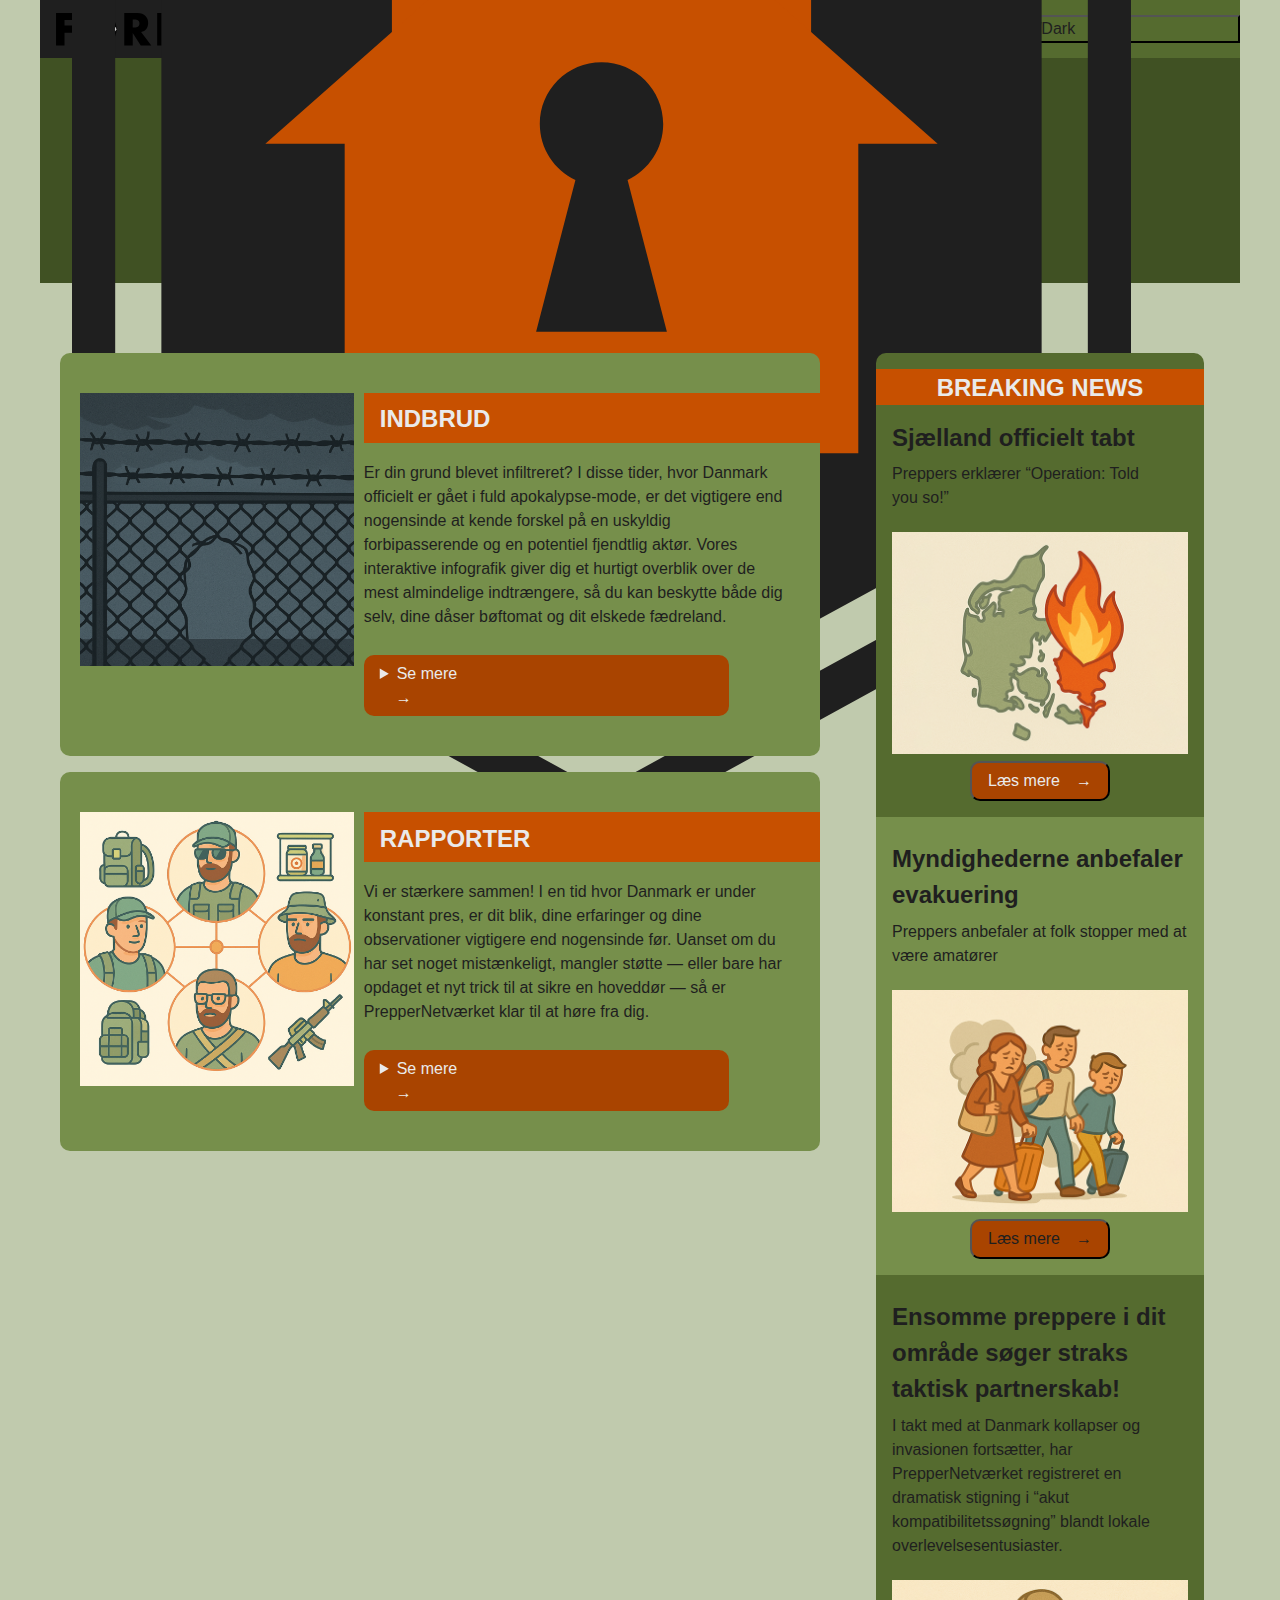
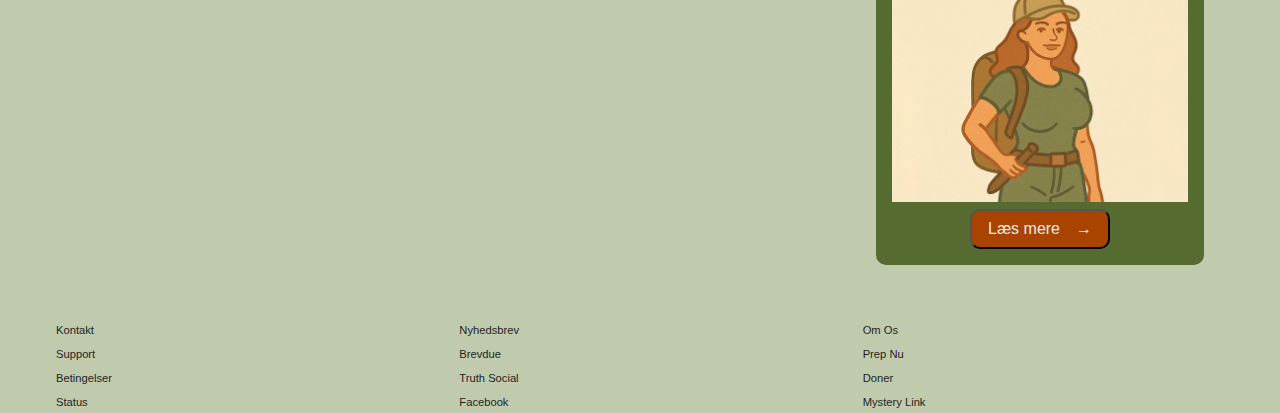
<file: index.html>
<!DOCTYPE html>
<html lang="en">
  <head>
    <meta charset="UTF-8" />
    <meta http-equiv="X-UA-Compatible" content="IE=edge" />
    <meta name="viewport" content="width=device-width, initial-scale=1.0" />
    <link rel="stylesheet" href="css/reset.css" />
    <link rel="stylesheet" href="css/custom.css" />
    <link rel="stylesheet" href="css/fonts.css" />
    <link rel="stylesheet" href="css/general.css" />
    <link rel="stylesheet" href="css/layout.css" />
    <link rel="stylesheet" href="css/burger.css" />
    <link rel="stylesheet" href="css/cards.css" />
    <link
      rel="apple-touch-icon"
      sizes="180x180"
      href="favicon/ForDeForberedte_Favicon-180x180.png"
    />
    <link
      rel="icon"
      type="image/png"
      sizes="32x32"
      href="favicon/ForDeForberedte_Favicon-32x32.png"
    />
    <link
      rel="icon"
      type="image/png"
      sizes="16x16"
      href="favicon/ForDeForberedte_Favicon-16x16.png"
    />
    <title>Emergency Site</title>
  </head>
  <body id="frontpage">
    <header>
      <nav>
        <div id="logotype-wrapper" class="logo">
          <a href="index.html">
            <svg
              id="FORBEREDTE"
              xmlns="http://www.w3.org/2000/svg"
              viewBox="0 0 1391.59 159.2"
            >
              <defs>
                <style>
                  .cls-1 {
                    fill: #fff;
                  }
                </style>
              </defs>
              <g id="TYPO">
                <path
                  d="M86.4,37.4h-47.2v25.2h43v33.2h-43v59.2H0V4.2h86.4v33.2Z"
                />
                <path
                  d="M113.8,79.6c0-11.2,2.07-21.63,6.2-31.3,4.13-9.67,9.87-18.1,17.2-25.3,7.33-7.2,16.1-12.83,26.3-16.9,10.2-4.07,21.43-6.1,33.7-6.1s23.33,2.03,33.6,6.1c10.27,4.07,19.1,9.7,26.5,16.9s13.17,15.63,17.3,25.3c4.13,9.67,6.2,20.1,6.2,31.3s-2.07,21.63-6.2,31.3c-4.13,9.67-9.9,18.1-17.3,25.3s-16.23,12.83-26.5,16.9c-10.27,4.07-21.47,6.1-33.6,6.1s-23.5-2.03-33.7-6.1c-10.2-4.07-18.97-9.7-26.3-16.9-7.33-7.2-13.07-15.63-17.2-25.3-4.13-9.67-6.2-20.1-6.2-31.3Z"
                />
                <path
                  d="M442,155h-48.8l-37.4-58v58h-39.2V4.2h61c8.4,0,15.73,1.23,22,3.7,6.27,2.47,11.43,5.83,15.5,10.1,4.07,4.27,7.13,9.2,9.2,14.8,2.07,5.6,3.1,11.6,3.1,18,0,11.47-2.77,20.77-8.3,27.9-5.53,7.13-13.7,11.97-24.5,14.5l47.4,61.8ZM355.8,71.6h7.4c7.73,0,13.67-1.6,17.8-4.8,4.13-3.2,6.2-7.8,6.2-13.8s-2.07-10.6-6.2-13.8c-4.13-3.2-10.07-4.8-17.8-4.8h-7.4v37.2Z"
                />
                <path
                  d="M469.4,4.2h58.4c13.87,0,24.4,3.33,31.6,10,7.2,6.67,10.8,16.27,10.8,28.8,0,7.6-1.37,13.9-4.1,18.9-2.73,5-6.9,9.23-12.5,12.7,5.6,1.07,10.37,2.7,14.3,4.9,3.93,2.2,7.13,4.9,9.6,8.1,2.47,3.2,4.23,6.8,5.3,10.8,1.07,4,1.6,8.27,1.6,12.8,0,7.07-1.23,13.33-3.7,18.8-2.47,5.47-5.93,10.07-10.4,13.8-4.47,3.73-9.9,6.53-16.3,8.4-6.4,1.87-13.6,2.8-21.6,2.8h-63V4.2ZM508.6,63.4h7.2c12.27,0,18.4-4.87,18.4-14.6s-6.13-14.6-18.4-14.6h-7.2v29.2ZM508.6,124.6h8.6c9.87,0,16.93-1.27,21.2-3.8,4.27-2.53,6.4-6.6,6.4-12.2s-2.13-9.67-6.4-12.2c-4.27-2.53-11.33-3.8-21.2-3.8h-8.6v32Z"
                />
                <path
                  d="M704.6,37.4h-46.6v25.2h44v33.2h-44v26h46.6v33.2h-85.8V4.2h85.8v33.2Z"
                />
                <path
                  d="M869.19,155h-48.8l-37.4-58v58h-39.2V4.2h61c8.4,0,15.73,1.23,22,3.7,6.27,2.47,11.43,5.83,15.5,10.1,4.07,4.27,7.13,9.2,9.2,14.8,2.06,5.6,3.1,11.6,3.1,18,0,11.47-2.77,20.77-8.3,27.9-5.53,7.13-13.7,11.97-24.5,14.5l47.4,61.8ZM782.99,71.6h7.4c7.73,0,13.67-1.6,17.8-4.8,4.13-3.2,6.2-7.8,6.2-13.8s-2.07-10.6-6.2-13.8c-4.13-3.2-10.07-4.8-17.8-4.8h-7.4v37.2Z"
                />
                <path
                  d="M982.39,37.4h-46.6v25.2h44v33.2h-44v26h46.6v33.2h-85.8V4.2h85.8v33.2Z"
                />
                <path
                  d="M1021.59,4.2h58c10.27,0,19.9,2.07,28.9,6.2,9,4.13,16.87,9.63,23.6,16.5,6.73,6.87,12.03,14.87,15.9,24,3.87,9.13,5.8,18.7,5.8,28.7s-1.9,19.37-5.7,28.5c-3.8,9.13-9.07,17.17-15.8,24.1-6.73,6.93-14.6,12.47-23.6,16.6-9,4.13-18.7,6.2-29.1,6.2h-58V4.2ZM1060.79,121.8h9c6.8,0,12.87-1.07,18.2-3.2,5.33-2.13,9.83-5.07,13.5-8.8,3.66-3.73,6.46-8.17,8.4-13.3,1.93-5.13,2.9-10.77,2.9-16.9s-1-11.6-3-16.8-4.83-9.67-8.5-13.4c-3.67-3.73-8.17-6.67-13.5-8.8-5.33-2.13-11.33-3.2-18-3.2h-9v84.4Z"
                />
                <path
                  d="M1245.19,37.4v117.6h-39.2V37.4h-32.2V4.2h103.6v33.2h-32.2Z"
                />
                <path
                  d="M1391.59,37.4h-46.6v25.2h44v33.2h-44v26h46.6v33.2h-85.8V4.2h85.8v33.2Z"
                />
              </g>
              <path
                id="OJEFARVE"
                class="cls-1"
                d="M280.82,79.54c-11.87,22.37-44.77,38.46-83.5,38.46s-71.63-16.09-83.5-38.46c11.88-22.37,44.78-38.45,83.5-38.45s71.62,16.08,83.5,38.45Z"
              />
              <circle cx="234.57" cy="74.54" r="31.49" />
            </svg>
          </a>
        </div>
        <ul class="menu">
          <li><a class="menuItem" href="instruction.html">Indbrud </a></li>
          <li><a class="menuItem" href="register.html">Rapporter</a></li>
        </ul>
        <button class="menuItem" id="scheme-toggle">Light/Dark</button>
        <button class="burger">
          <span class="line"></span>
          <span class="line"></span>
          <span class="line"></span>
        </button>
      </nav>
    </header>
    <section id="main-disclamer">
      <div id="main-disclamer-content">
        <img id="forside_ikon" src="svg/forside_ikon.svg" alt="ICON" />
        <div>
          <h1>DANMARK ER UNDER INVASION</h1>
          <p class="sub">
            Og vi så den komme! Alt info du skal bruge som prepper, for at
            forblive forberedt.
          </p>
        </div>
      </div>
    </section>
    <main>
      <section id="daily">
        <article class="daily_card">
          <img
            class="img-teaser"
            src="img/indbrud_ai.png"
            alt="Illustration af hul i hegn"
          />
          <div class="daily_text">
            <h2>INDBRUD</h2>
            <p>
              Er din grund blevet infiltreret? I disse tider, hvor Danmark
              officielt er gået i fuld apokalypse-mode, er det vigtigere end
              nogensinde at kende forskel på en uskyldig forbipasserende og en
              potentiel fjendtlig aktør. Vores interaktive infografik giver dig
              et hurtigt overblik over de mest almindelige indtrængere, så du
              kan beskytte både dig selv, dine dåser bøftomat og dit elskede
              fædreland.
            </p>
            <details class="cta_btn">
              <summary>Se mere</summary>
              <div>
                <p>
                  Bag hver silhuet gemmer sig værdifuld efterretningsinformation
                  — fra den klassiske nysgerrige nabo til uniformerede soldater,
                  der absolut ikke kom for at komplementere dit hegn. Brug
                  infografikken til at analysere trusselsniveauer, styrke dine
                  hjemmeforsvarsstrategier og minde dine omgivelser om, at du
                  selvfølgelig altid har været forberedt.
                </p>
                <a class="accordion-link" href="instruction.html">Lær mere</a>
              </div>
            </details>
          </div>
        </article>
        <article class="daily_card">
          <img class="img-teaser" src="img/network_ai.png" alt="teaser_img" />
          <div class="daily_text">
            <h2>RAPPORTER</h2>
            <p>
              Vi er stærkere sammen! I en tid hvor Danmark er under konstant
              pres, er dit blik, dine erfaringer og dine observationer vigtigere
              end nogensinde før. Uanset om du har set noget mistænkeligt,
              mangler støtte — eller bare har opdaget et nyt trick til at sikre
              en hoveddør — så er PrepperNetværket klar til at høre fra dig.
            </p>
            <details class="cta_btn">
              <summary>Se mere</summary>
              <div>
                <p>
                  Vores rapporteringsformular er skabt til alt fra indbrud og
                  underlige skygger i indkørslen til direkte fjendekontakt og…
                  romantiske nødsituationer. Ingen detalje er for lille, ingen
                  hændelse for mærkelig. Del dine observationer, styrk
                  fællesskabet, og hjælp os alle med at holde civilisationens
                  sidste rest kørende — én indsendelse ad gangen.
                </p>
                <a class="accordion-link" href="register.html">Indberet nu</a>
              </div>
            </details>
          </div>
        </article>
      </section>
      <section id="breaking">
        <article class="news_card">
          <h3 class="text-inverse">Sjælland officielt tabt</h3>
          <p class="text-inverse">
            Preppers erklærer “Operation: Told you so!”
          </p>
          <img
            class="img-news"
            src="img/sjællandtabt_ai.png"
            alt="Illustration af Sjælland, som brænder"
          />
          <button class="cta_btn" popovertarget="pop1">Læs mere</button>
          <div popover id="pop1">
            <h4>
              Sjælland officielt tabt - Preppers erklærer “Operation: Told you
              so!”
            </h4>
            <img
              class="img-popup"
              src="img/sjællandtabt_ai.png"
              alt="Illustration af Sjælland, som brænder"
            />
            <p>
              Efter nattens massive angreb er store dele af Sjælland nu
              officielt klassificeret som zone rød-mørkerød. Myndighederne beder
              befolkningen om at søge mod beskyttelsesrum — hvilket preppers
              mener er “sødt, men for sent”.
            </p>
            <p>
              “Altså, vi prøvede jo at advare jer,” lyder det fra Commander
              Bison (tidl. Brian fra Holbæk), der nu leder en improviseret
              milits fra en kælder fyldt med frysetørret chili con carne.
            </p>
            <p>Operation “Jeg Sagde Det!” består primært af:</p>
            <ul>
              <li>triumferende håndbevægelser</li>
              <li>passiv-aggressive blikke</li>
              <li>og en national genopblomstring i salget af walkie-talkies</li>
            </ul>
          </div>
        </article>

        <article class="news_card">
          <h3>Myndighederne anbefaler evakuering</h3>
          <p>Preppers anbefaler at folk stopper med at være amatører</p>
          <img
            class="img-news"
            src="img/evakuering_ai.png"
            alt="Illustration af evakuerende familie"
          />
          <button class="cta_btn" popovertarget="pop2">Læs mere</button>
          <div popover id="pop2">
            <h4>
              Myndighederne anbefaler evakuering - Preppers anbefaler at folk
              stopper med at være amatører
            </h4>
            <img
              class="img-popup"
              src="img/evakuering_ai.png"
              alt="Illustration af evakuerende familie"
            />
            <p>
              Regeringen har udstedt en landsdækkende anbefaling om øjeblikkelig
              evakuering af udsatte områder.
            </p>
            <p>Preppers svarer igen med en mere “praktisk” udmelding:</p>
            <blockquote>
              “Hvis man ikke engang kan tænde et bål i silende regn, så
              fortjener man faktisk at blive evakueret,”
            </blockquote>
            <p>
              udtaler talsmand Ulven81 mens han polerer sin hjemmebyggede
              armbryst.
            </p>
            <p>Befolkningen reagerer forskelligt:</p>
            <ul>
              <li>Nogle forsøger at fylde bilen med værdigenstande</li>
              <li>
                Andre kører til Bauhaus for at købe “det der presenning-noget”
              </li>
              <li>
                Preppers streamer det hele live som “fjolsernes flugt” via
                solcelledrevet nødrouter
              </li>
            </ul>
          </div>
        </article>

        <article class="news_card">
          <h3 class="text-inverse">
            Ensomme preppere i dit område søger straks taktisk partnerskab!
          </h3>
          <p class="text-inverse">
            I takt med at Danmark kollapser og invasionen fortsætter, har
            PrepperNetværket registreret en dramatisk stigning i “akut
            kompatibilitetssøgning” blandt lokale overlevelsesentusiaster.
          </p>
          <img
            class="img-news"
            src="img/prepper_singler_ai.png"
            alt="Illustration af kvindelig prepper"
          />
          <button class="cta_btn" popovertarget="pop3">Læs mere</button>
          <div popover id="pop3">
            <h4>
              Ensomme preppere i dit område søger straks taktisk partnerskab!
            </h4>
            <img
              class="img-popup"
              src="img/prepper_singler_ai.png"
              alt="Illustration af kvindelig prepper"
            />
            <p>
              Ifølge den nyoprettede tjeneste “HOTTE PREPPERE NÆR DIG™” er der
              lige nu flere match, end systemet kan håndtere.
            </p>
            <p>Eksempler på nye profiler:</p>
            <ul>
              <li>
                “LoneWolf_47” – Har egen bunker, 14 års nødforsyninger og mild
                kontrol-issues. Søger partner der kan håndtere tunge sække ris
                og let kritik.
              </li>
              <li>
                “TacticalTeddy” – Søger kvinde der elsker romantiske
                patruljeture og kan bære minimum 20 kg i sprint.
              </li>
              <li>
                “BergenBabe” – Lover at dele sine vandrensningstabletter, hvis
                kemien er god.
              </li>
              <p>
                Netværket advarer dog om, at enkelte profiler kan være “yderst
                desperate”:
              </p>
              <blockquote>
                “Vær opmærksom på tegn som overdreven brug af lasersigte, lange
                monologer om vandfiltrering og profiler, der lokker med ’gratis
                dåsefrugt ved første date’,” lyder den officielle udmelding.
              </blockquote>
              <p>
                Tjenesten rapporterer allerede sin første succes: “Vi forbinder
                mennesker — helst med kabelbindere, hvis de ønsker det,” udtaler
                systemadministrator LoveRecon3000.
              </p>
            </ul>
          </div>
        </article>
      </section>
    </main>

    <footer>
      <nav class="some">
        <ul>
          <li>
            <a href="https://www.youtube.com/watch?v=dQw4w9WgXcQ">Kontakt</a>
          </li>
          <li>
            <a href="https://www.youtube.com/watch?v=dQw4w9WgXcQ">Support</a>
          </li>
          <li>
            <a href="https://www.youtube.com/watch?v=dQw4w9WgXcQ"
              >Betingelser</a
            >
          </li>
          <li>
            <a href="https://www.youtube.com/watch?v=dQw4w9WgXcQ">Status</a>
          </li>
        </ul>
      </nav>
      <nav class="another">
        <ul>
          <li>
            <a href="https://www.youtube.com/watch?v=dQw4w9WgXcQ">Nyhedsbrev</a>
          </li>
          <li>
            <a href="https://www.youtube.com/watch?v=dQw4w9WgXcQ">Brevdue</a>
          </li>
          <li>
            <a href="https://www.youtube.com/watch?v=dQw4w9WgXcQ"
              >Truth Social</a
            >
          </li>
          <li>
            <a href="https://www.youtube.com/watch?v=dQw4w9WgXcQ">Facebook</a>
          </li>
        </ul>
      </nav>
      <nav class="yetanother">
        <ul>
          <li>
            <a href="https://www.youtube.com/watch?v=dQw4w9WgXcQ">Om Os</a>
          </li>
          <li>
            <a href="https://www.youtube.com/watch?v=dQw4w9WgXcQ">Prep Nu</a>
          </li>
          <li>
            <a href="https://www.youtube.com/watch?v=dQw4w9WgXcQ">Doner</a>
          </li>
          <li>
            <a href="https://www.youtube.com/watch?v=dQw4w9WgXcQ"
              >Mystery Link</a
            >
          </li>
        </ul>
      </nav>
    </footer>
    <script src="js/burger.js"></script>
    <script src="js/scheme.js"></script>
    <!-- <script src="js/main.js"></script> -->
  </body>
</html>
</file>
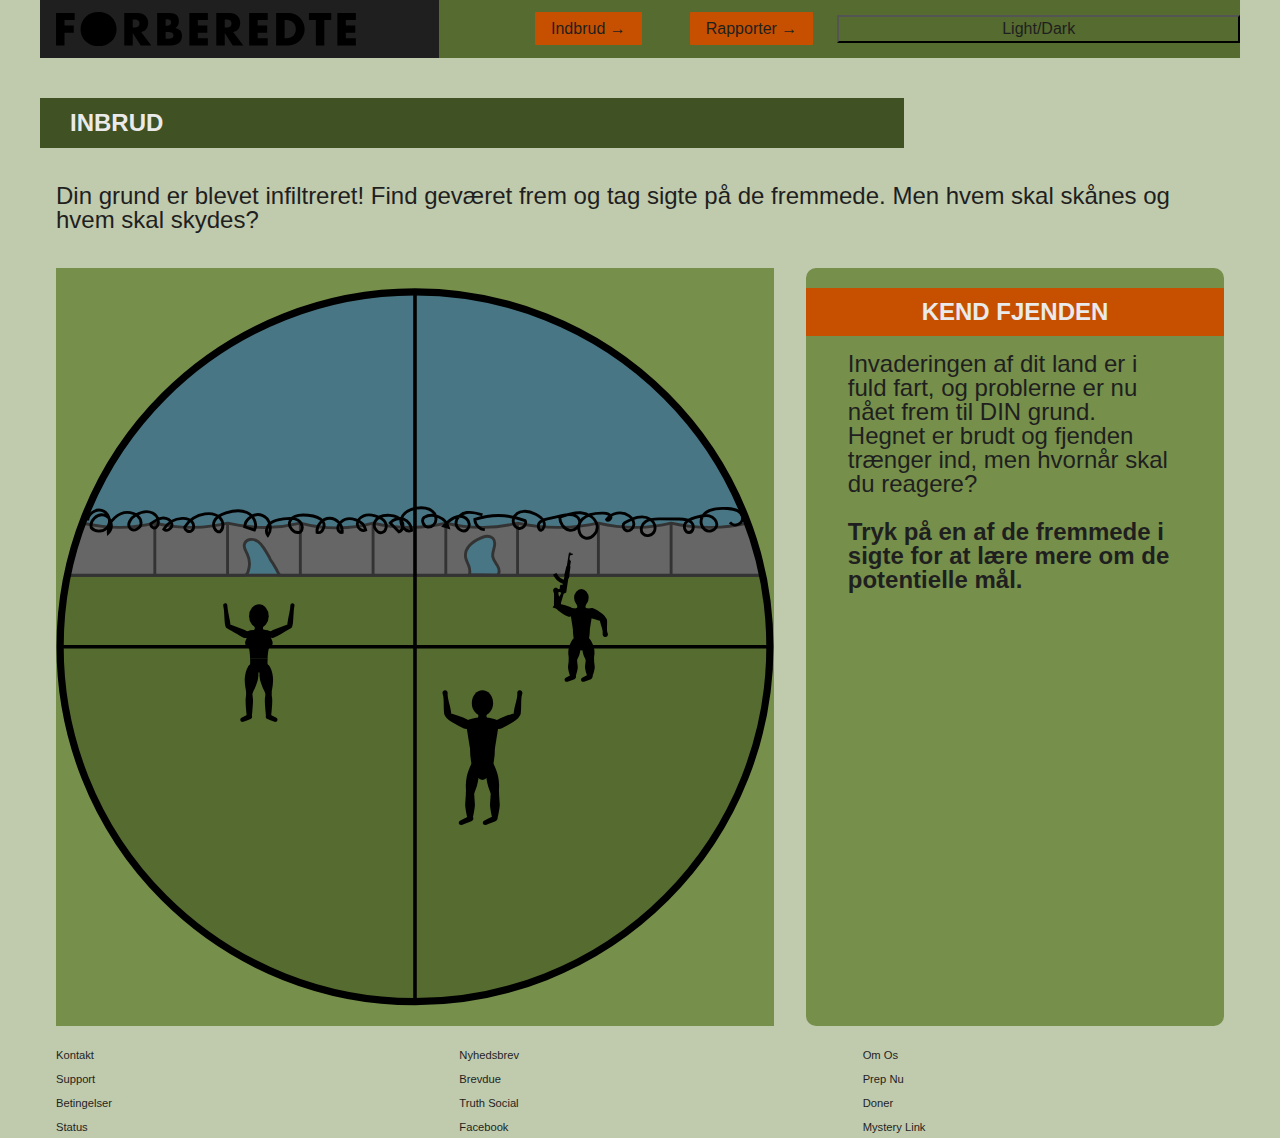
<file: instruction.html>
<!DOCTYPE html>
<html lang="en">
  <head>
    <meta charset="UTF-8" />
    <meta http-equiv="X-UA-Compatible" content="IE=edge" />
    <meta name="viewport" content="width=device-width, initial-scale=1.0" />
    <link rel="stylesheet" href="css/reset.css" />
    <link rel="stylesheet" href="css/custom.css" />
    <link rel="stylesheet" href="css/fonts.css" />
    <link rel="stylesheet" href="css/general.css" />
    <link rel="stylesheet" href="css/layout.css" />
    <link rel="stylesheet" href="css/burger.css" />
    <link rel="stylesheet" href="css/cards.css" />
    <link rel="stylesheet" href="css/infographic.css" />
    <link
      rel="apple-touch-icon"
      sizes="180x180"
      href="favicon/ForDeForberedte_Favicon-180x180.png"
    />
    <link
      rel="icon"
      type="image/png"
      sizes="32x32"
      href="favicon/ForDeForberedte_Favicon-32x32.png"
    />
    <link
      rel="icon"
      type="image/png"
      sizes="16x16"
      href="favicon/ForDeForberedte_Favicon-16x16.png"
    />
    <title>Emergency Site</title>
  </head>
  <body id="instruction">
    <header>
      <nav>
        <div id="logotype-wrapper" class="logo">
          <a href="index.html">
            <svg
              id="FORBEREDTE"
              xmlns="http://www.w3.org/2000/svg"
              viewBox="0 0 1391.59 159.2"
            >
              <defs>
                <style>
                  .cls-1 {
                    fill: #fff;
                  }
                </style>
              </defs>
              <g id="TYPO">
                <path
                  d="M86.4,37.4h-47.2v25.2h43v33.2h-43v59.2H0V4.2h86.4v33.2Z"
                />
                <path
                  d="M113.8,79.6c0-11.2,2.07-21.63,6.2-31.3,4.13-9.67,9.87-18.1,17.2-25.3,7.33-7.2,16.1-12.83,26.3-16.9,10.2-4.07,21.43-6.1,33.7-6.1s23.33,2.03,33.6,6.1c10.27,4.07,19.1,9.7,26.5,16.9s13.17,15.63,17.3,25.3c4.13,9.67,6.2,20.1,6.2,31.3s-2.07,21.63-6.2,31.3c-4.13,9.67-9.9,18.1-17.3,25.3s-16.23,12.83-26.5,16.9c-10.27,4.07-21.47,6.1-33.6,6.1s-23.5-2.03-33.7-6.1c-10.2-4.07-18.97-9.7-26.3-16.9-7.33-7.2-13.07-15.63-17.2-25.3-4.13-9.67-6.2-20.1-6.2-31.3Z"
                />
                <path
                  d="M442,155h-48.8l-37.4-58v58h-39.2V4.2h61c8.4,0,15.73,1.23,22,3.7,6.27,2.47,11.43,5.83,15.5,10.1,4.07,4.27,7.13,9.2,9.2,14.8,2.07,5.6,3.1,11.6,3.1,18,0,11.47-2.77,20.77-8.3,27.9-5.53,7.13-13.7,11.97-24.5,14.5l47.4,61.8ZM355.8,71.6h7.4c7.73,0,13.67-1.6,17.8-4.8,4.13-3.2,6.2-7.8,6.2-13.8s-2.07-10.6-6.2-13.8c-4.13-3.2-10.07-4.8-17.8-4.8h-7.4v37.2Z"
                />
                <path
                  d="M469.4,4.2h58.4c13.87,0,24.4,3.33,31.6,10,7.2,6.67,10.8,16.27,10.8,28.8,0,7.6-1.37,13.9-4.1,18.9-2.73,5-6.9,9.23-12.5,12.7,5.6,1.07,10.37,2.7,14.3,4.9,3.93,2.2,7.13,4.9,9.6,8.1,2.47,3.2,4.23,6.8,5.3,10.8,1.07,4,1.6,8.27,1.6,12.8,0,7.07-1.23,13.33-3.7,18.8-2.47,5.47-5.93,10.07-10.4,13.8-4.47,3.73-9.9,6.53-16.3,8.4-6.4,1.87-13.6,2.8-21.6,2.8h-63V4.2ZM508.6,63.4h7.2c12.27,0,18.4-4.87,18.4-14.6s-6.13-14.6-18.4-14.6h-7.2v29.2ZM508.6,124.6h8.6c9.87,0,16.93-1.27,21.2-3.8,4.27-2.53,6.4-6.6,6.4-12.2s-2.13-9.67-6.4-12.2c-4.27-2.53-11.33-3.8-21.2-3.8h-8.6v32Z"
                />
                <path
                  d="M704.6,37.4h-46.6v25.2h44v33.2h-44v26h46.6v33.2h-85.8V4.2h85.8v33.2Z"
                />
                <path
                  d="M869.19,155h-48.8l-37.4-58v58h-39.2V4.2h61c8.4,0,15.73,1.23,22,3.7,6.27,2.47,11.43,5.83,15.5,10.1,4.07,4.27,7.13,9.2,9.2,14.8,2.06,5.6,3.1,11.6,3.1,18,0,11.47-2.77,20.77-8.3,27.9-5.53,7.13-13.7,11.97-24.5,14.5l47.4,61.8ZM782.99,71.6h7.4c7.73,0,13.67-1.6,17.8-4.8,4.13-3.2,6.2-7.8,6.2-13.8s-2.07-10.6-6.2-13.8c-4.13-3.2-10.07-4.8-17.8-4.8h-7.4v37.2Z"
                />
                <path
                  d="M982.39,37.4h-46.6v25.2h44v33.2h-44v26h46.6v33.2h-85.8V4.2h85.8v33.2Z"
                />
                <path
                  d="M1021.59,4.2h58c10.27,0,19.9,2.07,28.9,6.2,9,4.13,16.87,9.63,23.6,16.5,6.73,6.87,12.03,14.87,15.9,24,3.87,9.13,5.8,18.7,5.8,28.7s-1.9,19.37-5.7,28.5c-3.8,9.13-9.07,17.17-15.8,24.1-6.73,6.93-14.6,12.47-23.6,16.6-9,4.13-18.7,6.2-29.1,6.2h-58V4.2ZM1060.79,121.8h9c6.8,0,12.87-1.07,18.2-3.2,5.33-2.13,9.83-5.07,13.5-8.8,3.66-3.73,6.46-8.17,8.4-13.3,1.93-5.13,2.9-10.77,2.9-16.9s-1-11.6-3-16.8-4.83-9.67-8.5-13.4c-3.67-3.73-8.17-6.67-13.5-8.8-5.33-2.13-11.33-3.2-18-3.2h-9v84.4Z"
                />
                <path
                  d="M1245.19,37.4v117.6h-39.2V37.4h-32.2V4.2h103.6v33.2h-32.2Z"
                />
                <path
                  d="M1391.59,37.4h-46.6v25.2h44v33.2h-44v26h46.6v33.2h-85.8V4.2h85.8v33.2Z"
                />
              </g>
              <path
                id="OJEFARVE"
                class="cls-1"
                d="M280.82,79.54c-11.87,22.37-44.77,38.46-83.5,38.46s-71.63-16.09-83.5-38.46c11.88-22.37,44.78-38.45,83.5-38.45s71.62,16.08,83.5,38.45Z"
              />
              <circle cx="234.57" cy="74.54" r="31.49" />
            </svg>
          </a>
        </div>
        <ul class="menu">
          <li><a class="menuItem" href="instruction.html">Indbrud </a></li>
          <li><a class="menuItem" href="register.html">Rapporter</a></li>
        </ul>
        <button class="menuItem" id="scheme-toggle">Light/Dark</button>
        <button class="burger">
          <span class="line"></span>
          <span class="line"></span>
          <span class="line"></span>
        </button>
      </nav>
    </header>

    <main>
      <h1>INBRUD</h1>
      <p>
        Din grund er blevet infiltreret! Find geværet frem og tag sigte på de
        fremmede. Men hvem skal skånes og hvem skal skydes?
      </p>
      <section class="info-graphic">
        <svg
          xmlns="http://www.w3.org/2000/svg"
          xmlns:xlink="http://www.w3.org/1999/xlink"
          viewBox="0 0 997.58 997.09"
        >
          <defs>
            <style>
              .cls-1,
              .cls-2,
              .cls-3,
              .cls-4,
              .cls-5,
              .cls-6 {
                fill: none;
              }

              .cls-7 {
                fill: #666;
              }

              .cls-7,
              .cls-2,
              .cls-3,
              .cls-4,
              .cls-5,
              .cls-8,
              .cls-9,
              .cls-6 {
                stroke-miterlimit: 10;
              }

              .cls-7,
              .cls-2,
              .cls-8,
              .cls-9 {
                stroke: #333;
              }

              .cls-7,
              .cls-2,
              .cls-8,
              .cls-9,
              .cls-6 {
                stroke-width: 4px;
              }

              .cls-3 {
                stroke: #c75000;
                stroke-width: 14px;
              }

              .cls-4 {
                stroke-width: 10px;
              }

              .cls-4,
              .cls-5,
              .cls-6 {
                stroke: #000;
              }

              .cls-5 {
                stroke-width: 5px;
              }

              .cls-8 {
                fill: #556b2f;
              }

              .cls-9 {
                fill: #497684;
              }

              .cls-10 {
                clip-path: url(#clippath);
              }
            </style>
            <clipPath id="clippath">
              <circle class="cls-1" cx="498.79" cy="498.55" r="493.09" />
            </clipPath>
          </defs>
          <g id="Baggrund">
            <g id="Layer_3" data-name="Layer 3">
              <g>
                <g class="cls-10">
                  <g>
                    <rect
                      class="cls-8"
                      x="-13.21"
                      y="398.95"
                      width="1024"
                      height="611.6"
                    />
                    <rect
                      class="cls-9"
                      x="5.7"
                      y="-8.34"
                      width="986.17"
                      height="407.3"
                    />
                    <path
                      class="cls-7"
                      d="M574.65,398.45c12.95.13,25.9.27,38.85.4,3.26-3.37,2.13-9.01-.19-13.08-2.32-4.07-5.65-7.76-6.44-12.38-.74-4.34.92-8.67,1.95-12.94,1.03-4.28,1.27-9.3-1.69-12.55-2.08-2.28-5.36-3.17-8.44-2.97s-6.01,1.35-8.83,2.61c-5.51,2.46-10.93,5.46-15.01,9.91s-6.7,10.56-5.8,16.53c.66,4.33,3.04,8.17,4.52,12.29,1.21,3.38,3.02,12.63-1.48,12.63-3.66,0-5.63.05-16.44.05h-197.29c-13.59,0-27.18-.02-40.77,0-2.05,0-5.01.63-6.81-.54-1.96-1.27-3.43-5.55-4.59-7.55-1.63-2.8-3.26-5.6-4.9-8.41-1.01-1.74-4.52-5.81-4.52-7.76-.78-1.35-1.57-2.69-2.35-4.04-1.82-3.13-3.65-6.26-5.65-9.27-2.21-3.32-4.67-6.54-7.89-8.89s-7.3-3.75-11.22-3.06-7.52,3.77-8.1,7.71c-.63,4.3,2.16,8.24,4.06,12.14,3.72,7.66,4.09,16.85,1.18,24.83-2.05,5.63-4.04,4.84-9.69,4.84H5.7l30.79-72.27s31.08,6.1,51.98,5.95c19.47-.14,36.08-2.89,48.85-5.95,13.74,3.29,32.04,6.26,53.64,5.95,18.78-.27,34.87-2.94,47.43-5.95,14.19,3.42,33.25,6.5,55.76,5.95,17.79-.43,33.13-3.01,45.31-5.95,13.07,3.51,31.23,6.92,52.97,6.65,19.47-.24,35.86-3.37,48.11-6.65,14.05,3.38,32.87,6.42,55.09,5.95,18.1-.38,33.68-2.99,45.99-5.95,13.35,3.24,31.2,6.2,52.29,5.95,18.85-.22,34.94-2.93,47.38-5.95,15.85,3.41,36.26,6.3,60.03,5.95,20.34-.3,38.02-2.88,52.28-5.95,13.75,3.29,32.09,6.27,53.72,5.95,18.74-.28,34.81-2.94,47.35-5.95,14.55,3.3,33.56,6.19,55.84,5.95,19.92-.22,37.07-2.88,50.59-5.95,10.26,24.09,20.53,48.18,30.79,72.27h-419.3"
                    />
                    <line
                      class="cls-2"
                      x1="137.32"
                      y1="326.68"
                      x2="137.32"
                      y2="398.95"
                    />
                    <line
                      class="cls-2"
                      x1="238.39"
                      y1="326.68"
                      x2="238.39"
                      y2="398.95"
                    />
                    <line
                      class="cls-2"
                      x1="339.47"
                      y1="326.68"
                      x2="339.47"
                      y2="398.95"
                    />
                    <line
                      class="cls-2"
                      x1="440.54"
                      y1="326.68"
                      x2="440.54"
                      y2="398.95"
                    />
                    <line
                      class="cls-2"
                      x1="541.61"
                      y1="326.68"
                      x2="541.61"
                      y2="398.95"
                    />
                  </g>
                </g>
                <circle class="cls-2" cx="498.79" cy="498.55" r="493.09" />
              </g>
              <line
                class="cls-5"
                x1="498.79"
                y1="5.46"
                x2="498.79"
                y2="991.64"
              />
              <line
                class="cls-5"
                x1="5.7"
                y1="498.55"
                x2="991.88"
                y2="498.55"
              />
              <circle class="cls-4" cx="498.79" cy="498.55" r="493.09" />
              <line
                class="cls-2"
                x1="641.28"
                y1="326.68"
                x2="641.28"
                y2="397.36"
              />
              <line
                class="cls-2"
                x1="753.59"
                y1="326.68"
                x2="753.59"
                y2="397.36"
              />
              <line
                class="cls-2"
                x1="854.66"
                y1="326.68"
                x2="854.66"
                y2="397.36"
              />
              <path
                class="cls-6"
                d="M43.96,323.01c.64-9.11,10.69-16.38,19.5-13.94s13.64,14.1,8.97,21.96-17.46,9.07-23.37,2.11c-2.57-9.87,8.38-20.41,18.14-17.47,9.76,2.95,13.05,17.79,5.45,24.59-1.21-15.87,14.8-30.64,30.51-28.17,7.31,1.15,14.66,6.56,14.99,13.95s-9.99,13.54-15.02,8.12c-5.32-5.73.91-14.93,7.69-18.82,7.1-4.08,16.06-6.36,23.44-2.79,7.37,3.57,10.81,14.81,4.71,20.27-3.34,1.84-8.09-1.84-7.14-5.54,4.76-3.42,9.79-6.96,15.61-7.64,5.82-.68,12.56,2.62,13.53,8.39.98,5.78-7.06,11.29-11.17,7.1,5.44-8.7,15.27-14.48,25.51-15.01,4.79-.25,9.97.77,13.3,4.22s3.83,9.79.08,12.78-10.8-.48-9.7-5.16c6.23-9.64,16.74-16.4,28.1-18.06,7.29-1.07,15.41.17,20.63,5.38,5.21,5.21,5.91,15.03.08,19.55-6.78.44-10.75-8.82-7.84-14.96s9.74-9.3,16.21-11.37c9.46-3.02,20.06-4.67,29.12-.59,9.06,4.08,15.17,15.7,10.37,24.4-4.5-1.52-9-3.03-13.51-4.55.6-11.24,13.73-19.86,24.28-15.93,10.55,3.93,14.84,19.04,7.94,27.93-4.02-5.05-1.48-13.05,3.61-17.03,5.08-3.98,11.8-5.01,18.2-5.91,6.66-.93,13.87-1.77,19.74,1.5s8.69,12.48,3.51,16.76c-8.47,3.15-18.16-7.57-14.17-15.68,4.07-8.27,15.58-8.54,24.75-7.59,7.61.78,16.14,2.07,20.65,8.26,4.5,6.18-.61,17.82-7.88,15.43-1.21-9.85,7.55-19.72,17.47-19.68s18.61,9.97,17.33,19.8c-3.08.5-5.91-2.52-6.1-5.64-.19-3.12,1.61-6.04,3.84-8.22,10.61-10.39,31.9-3.95,34.98,10.57-4.83,2.43-11.12-2.02-11.59-7.41s3.66-10.39,8.69-12.35,10.71-1.42,15.94-.09c5.39,1.37,10.9,3.82,13.83,8.55s1.91,12.11-3.17,14.36c-7.26,3.22-14.45-7.61-10.81-14.67,3.64-7.06,12.77-9.34,20.69-8.79,6.12.43,12.63,2.42,16.16,7.43s2.19,13.48-3.62,15.42c-4.02-4.12-8.04-8.24-12.06-12.35,4.31-5.33,12.08-7.54,18.55-5.28s11.17,8.84,11.21,15.69c-8.22,3.62-17.01-7.33-14.38-15.91s11.92-13.38,20.75-14.99c5.9-1.08,12.2-1.12,17.66,1.35s9.87,7.88,9.84,13.88c-.03,6-5.54,11.8-11.48,11-5.94-.79-9.49-9.34-5.16-13.49,12.09-7.17,30.12.2,33.72,13.79-2.09-.62-4.18-1.25-6.27-1.87,4.21-4.31,8.56-8.72,14.03-11.25,5.48-2.53,12.41-2.8,17.17.9,4.76,3.7,5.75,11.97.98,15.65-5.92,4.56-15.48-2-15.22-9.47s7.43-13.23,14.8-14.47,14.84.95,21.96,3.21"
              />
              <path
                class="cls-6"
                d="M595.81,335.72c-7.25-.33-13.67-6.87-13.87-14.12,22.56-7.49,47.72-6.9,69.91,1.66,2.67,5.23-3.49,11.94-9.21,10.63-5.72-1.31-8.75-8.52-6.73-14.03s7.85-8.98,13.69-9.54c5.84-.55,11.66,1.36,16.92,3.96,4.4,2.17,8.75,5.06,10.88,9.48s1.12,10.63-3.23,12.89c-4.18-.72-5.21-6.9-2.62-10.26,2.58-3.37,7.05-4.55,11.18-5.52,6.56-1.54,13.13-3.08,19.69-4.63,9.11-2.14,21.61-2.58,24.72,6.25,2.67,7.57-6.24,15.6-14.1,13.95s-12.92-9.99-13.23-18.02c9.43-3.4,19.22-6.86,29.22-6.1,10,.76,20.32,6.94,22.59,16.71s-7.37,21.2-16.91,18.13c-9.98-3.21-10.79-18.57-3.42-26.02,7.37-7.45,18.89-8.69,29.36-8.37,3.81.12,8.29.81,10,4.22s-3.73,8.07-5.68,4.79c6.65-9.75,21.78-12.31,31.27-5.29,3.91,2.9,6.92,7.5,6.57,12.36s-5,9.38-9.78,8.44-6.94-8.41-2.84-11.04c5.57-3.05,11.23-6.13,17.43-7.53,6.19-1.4,13.1-.92,18.3,2.73,5.2,3.65,8.03,10.94,5.37,16.71-2.66,5.77-11.43,8.03-15.81,3.43-4.6-4.83-1.78-13.48,3.81-17.12,5.59-3.64,12.71-3.71,19.38-3.66,9.03.07,18.06.14,27.08.21,6.12.05,12.92.37,17.23,4.7,4.32,4.34,2.64,13.92-3.48,14-5.64.08-8.12-8.09-5.07-12.84,3.05-4.74,8.93-6.64,14.34-8.21,6.12-1.77,12.59-3.55,18.78-2.05s11.77,7.57,10.35,13.78c-1.5,6.56-10.68,9.34-16.24,5.54s-6.84-12.11-3.75-18.1c5.95-11.53,21.86-12.31,34.82-11.52,8.5.52,19.15,2.79,20.89,11.12.89,4.28-1.47,9.01-5.43,10.87-3.95,1.86-9.11.65-11.83-2.77"
              />
            </g>
          </g>
          <g id="Personer">
            <g id="MAND2">
              <ellipse cx="592.51" cy="640.17" rx="17.26" ry="43.31" />
              <ellipse cx="592.51" cy="576.56" rx="14.82" ry="17.79" />
              <ellipse cx="592.51" cy="603.82" rx="23.1" ry="6.96" />
              <polygon
                points="569.41 603.82 575.25 640.17 609.76 640.17 615.6 603.82 569.41 603.82"
              />
              <path
                d="M573.96,611.45c-2.99,1.59-4.77,1.47-7.26.52-3.33-1.19-6.49-2.77-9.51-4.63-4.32-2.76-10.5-5.96-14.19-9.57-1.35-1.86-3.54-4.44-3.71-6.75-.82-6.48-.4-13.07-.81-19.58-.13-2.61-.37-5.2-1.29-7.71-.69-1.86.27-3.93,2.13-4.61,2.41-.95,5.12,1.16,4.82,3.72-.26,2.66.18,5.23.71,7.78,1.26,6.4,3.34,12.67,4.18,19.14.1,1.3.04,2.62-.53,4l-2.19-3.01c5.1.58,11.56,3.3,16.4,4.9,3.99,1.44,7.95,3.11,11.38,5.62,2.64,2.25,3.91,8-.14,10.17h.01Z"
              />
              <path
                d="M608.48,606.02c.66-3.32,1.89-4.63,4.2-5.95,3.03-1.82,6.26-3.26,9.61-4.42,4.86-1.62,11.27-4.32,16.4-4.9l-2.19,3.01c-.57-1.39-.63-2.71-.53-4,.85-6.48,2.92-12.75,4.18-19.14.53-2.56.97-5.12.71-7.78-.19-1.97,1.26-3.73,3.23-3.92,2.57-.31,4.66,2.42,3.72,4.82-.92,2.51-1.15,5.1-1.29,7.71-.4,6.51.02,13.1-.81,19.58-.23,1.28-.62,2.54-1.52,3.74l-2.19,3.01c-2.15,2.05-4.51,3.65-6.93,5.14-4.28,2.52-10.18,6.54-14.79,8.29-3.22,1.32-5.54,2.35-9.24.25-1.97-1.11-2.94-3.32-2.57-5.42h0v-.02Z"
              />
              <path
                d="M598.95,589.81c.08.99-.09,1.99-.49,2.98-.7,1.52-.2,3.04.42,4.47.53,1.49.96,2.98,1.5,4.47,3.33,10.6-11.61,15.94-15.76,5.64-1.48-4.06.92-7.83,2.05-11.6.79-2-.93-3.96-.62-5.96.86-7.89,12.06-7.83,12.9,0h0Z"
              />
              <path
                d="M585.62,660.06c.97,1.98.98,3.79,1.14,5.64.52,5.43.72,10.98.06,16.36-.41,3.57-1.36,7.04-2.26,10.53-.99,3.47-2.77,6.81-3.52,10.32l.08-.94c-.31,5.8,1.19,11.59.86,17.38-.68,5.89-1.53,11.65-3.22,17.38-.58,1.93-2.63,3.03-4.56,2.44-1.21-.37-2.09-1.32-2.44-2.44-1.7-5.73-2.55-11.5-3.22-17.38-.33-5.79,1.16-11.58.86-17.38-.04-.09.07-.84.08-.94.4-3.57-.22-7.3-.06-10.91.25-3.59.45-7.19,1.2-10.7,1.08-5.31,3.03-10.51,5.25-15.49.74-1.7,1.32-3.42,2.87-4.98,2-2.09,5.67-1.48,6.91,1.13h0l-.03-.02Z"
              />
              <path
                d="M606.31,658.93c1.55,1.56,2.13,3.29,2.87,4.98,2.22,4.99,4.18,10.18,5.25,15.49.74,3.51.95,7.11,1.2,10.7.16,3.61-.46,7.34-.06,10.91.01.11.11.85.08.94-.31,5.8,1.19,11.59.86,17.38-.68,5.89-1.53,11.65-3.22,17.38-.58,1.93-2.63,3.03-4.56,2.44-1.21-.37-2.09-1.32-2.44-2.44-.88-2.9-1.49-5.79-2-8.69-.52-2.89-.9-5.78-1.23-8.69-.33-5.8,1.16-11.58.86-17.38l.08.94c-.76-3.51-2.53-6.85-3.52-10.32-.9-3.49-1.85-6.96-2.26-10.53-.66-5.37-.46-10.93.06-16.36.17-1.84.17-3.66,1.14-5.64,1.24-2.62,4.91-3.21,6.91-1.13h0l-.02.02Z"
              />
              <path
                d="M561.33,740.26c3.88-1.92,9.52-4.86,13.41-6.62,4.54-1.83,7.42,4.65,3.02,6.79-3.89,1.7-9.9,3.93-13.9,5.52-3.7,1.35-5.99-3.86-2.53-5.69h0Z"
              />
              <path
                d="M594.77,740.26c3.88-1.92,9.52-4.86,13.41-6.62,4.54-1.83,7.42,4.65,3.02,6.79-3.89,1.7-9.9,3.93-13.9,5.52-3.7,1.35-5.99-3.86-2.53-5.69h0Z"
              />
            </g>
            <g id="KVINDE1">
              <ellipse cx="281.88" cy="455.91" rx="13.65" ry="16.39" />
              <ellipse cx="281.88" cy="481.02" rx="21.28" ry="6.41" />
              <ellipse cx="281.88" cy="493.41" rx="19.15" ry="10.57" />
              <path
                d="M267.06,481.02c-.58,2.39-1.19,5.98-.84,10.28.27,3.35.98,5.43,1.65,8.19.84,3.46,1.72,8.5,1.74,15.03h24.37c.17-6.81,1.23-11.96,2.18-15.44.68-2.49,1.43-4.57,1.66-7.78.3-4.32-.54-7.92-1.3-10.28h-29.46Z"
              />
              <path
                d="M265.78,485.81c-3.13,1.04-5.34-.19-7.96-1.4-4.71-2.22-9.02-5.25-13.58-7.74-2.61-1.49-5.26-2.96-7.84-4.52l-.83-1.96c-.97-2.29-1.01-4.71-1.25-7.09-.68-7.16-.38-14.46-1.95-21.51-.85-3.68,4.52-5.1,5.57-1.43.35,7.45,2.4,14.68,3.66,22.01.37,2.37.95,4.71.59,7.18l-1.88-2.59c2.46.88,4.87,1.85,7.31,2.78,4.82,1.95,9.9,3.36,14.6,5.6,2.59,1.26,4.95,2.19,6.13,5.27.86,2.2-.32,4.69-2.57,5.42h0v-.02Z"
              />
              <path
                d="M295.37,480.39c1.18-3.08,3.53-4.01,6.13-5.27,4.7-2.23,9.78-3.65,14.6-5.6,2.44-.93,4.85-1.9,7.31-2.78l-1.88,2.59c-.36-2.46.22-4.81.59-7.18,1.16-7.1,3.3-14.08,3.57-21.3.1-3.77,5.67-3.78,5.75.02-.49,2.6-.99,5.18-1.11,7.83-.4,4.78-.53,9.6-.92,14.39-.24,2.39-.28,4.8-1.25,7.09l-.83,1.96-1.06.63c-4.49,2.66-9.09,5.1-13.53,7.86-3.35,2.03-6.74,3.99-10.44,5.28-3.54,1.12-8.44-.99-6.93-5.53h0Z"
              />
              <path
                d="M288.33,468.12c.08.92-.09,1.83-.49,2.75-.7,1.41-.19,2.81.42,4.12.53,1.37.96,2.75,1.5,4.12,1.69,4.35-.47,9.25-4.82,10.94s-9.25-.47-10.94-4.82c-1.65-4.09.77-7.87,2.05-11.62.79-1.84-.93-3.65-.62-5.5.91-7.84,12.02-7.77,12.9,0h0Z"
              />
              <path
                d="M293.3,523.55c1.87.62,3.29,1.51,4.03,3.18.93,1.9,1.85,3.91,2.45,5.89,1.36,4.79,2.19,9.73,1.69,14.72l-.39,5.04c-.38,3.6-1.59,7.24-1.27,10.78-.4,2.68.46,5.35.59,8.01.09,2.67.04,5.34-.15,8.01l-.62,8.01c-.24,2.67-.49,5.34-.82,8.01-.24,1.93-2,3.3-3.94,3.06-1.64-.2-2.87-1.5-3.06-3.06-.33-2.67-.58-5.34-.82-8.01-.35-4.77-1.03-11.31-.78-16.02.13-2.66.98-5.33.59-8.01l.04.62c-.77-3.22-2.78-6.26-4.04-9.41l-1.76-4.74c-2.51-6.66-3.02-13.97-1.66-20.96.66-4.15,6.22-6.46,9.94-5.13h-.02Z"
              />
              <path
                d="M303.62,602.66c-2.43-.87-5.1-1.88-7.54-2.79-.83-.33-1.67-.64-2.48-1.01-1.87-.85-2.7-3.05-1.85-4.92.84-1.85,3.01-2.68,4.87-1.87,3.18,1.49,6.41,3.26,9.52,4.9,3.35,1.88,1.07,6.92-2.53,5.69h.01Z"
              />
              <path
                d="M277.49,524.51c1.63,1.11,2.75,2.35,3,4.16l.22,1.28c1.07,6.6.47,13.42-1.89,19.68l-1.76,4.74c-1.26,3.15-3.27,6.19-4.04,9.41l.04-.62c-.4,2.68.46,5.35.59,8.01.26,4.68-.43,11.3-.78,16.02-.24,2.67-.49,5.34-.82,8.01-.55,4.08-6.45,4.07-7,0-.81-7.67-1.8-16.31-1.6-24.03.13-2.66.98-5.33.59-8.01l.04-.62c.14-3.3-.96-6.78-1.31-10.15-.18-2.93-.71-7.16-.5-10.04.53-5.82,1.82-11.73,4.94-16.76,2.4-2.73,7.35-3.15,10.26-1.06h0l.02-.02Z"
              />
              <path
                d="M257.71,596.97c3.11-1.63,6.34-3.4,9.52-4.9,4.53-1.82,7.41,4.65,3.02,6.79-3.24,1.36-6.72,2.58-10.01,3.79-3.64,1.23-5.86-3.83-2.53-5.69h0Z"
              />
              <ellipse cx="281.88" cy="526.79" rx="14.82" ry="7.41" />
              <path
                d="M268.56,532.32c.48-2.47.88-5.25,1.09-8.3.24-3.51.17-6.7-.04-9.5h24.53c-.26,2.77-.37,5.98-.13,9.54.2,3.06.63,5.84,1.14,8.26h-26.59Z"
              />
              <polygon
                points="263.1 491.3 268.99 475.92 294.78 475.92 300.66 491.3 263.1 491.3"
              />
            </g>
            <g id="SOLDAT">
              <ellipse cx="729.96" cy="473.92" rx="11.79" ry="29.58" />
              <ellipse cx="729.96" cy="430.47" rx="10.12" ry="12.15" />
              <ellipse cx="729.96" cy="449.08" rx="15.78" ry="4.75" />
              <polygon
                points="714.19 449.08 718.18 473.92 741.75 473.92 745.74 449.08 714.19 449.08"
              />
              <path
                d="M716.89,455.16c-2.36,1.76-3.45,2.03-5.45,1.38-2.32-.71-4.47-1.81-6.48-3.19-3.26-2.36-6.71-4.05-9.34-7.28l-2.19-3.01c-1.68-1.58-1.43-3.4-1.57-5.18-.13-3.57.31-7.21.18-10.78-.02-1.79-.15-3.57-.97-5.25-.89-1.84-.12-4.05,1.71-4.93,1.84-.89,4.04-.12,4.93,1.71.36.75.45,1.57.3,2.33-.67,5.45,2.31,10.47,3.3,15.71.32,1.75,1.03,3.45-.2,5.4l-2.19-3.01c4.16,0,7.66,1.59,11.55,2.61,2.78.86,5.54,1.98,7.74,3.9,2,2.25,1.51,7.62-1.35,9.6h.03Z"
              />
              <path
                d="M740.68,446.37c2.36-1.76,3.45-2.03,5.45-1.38,2.32.71,4.47,1.81,6.48,3.19,3.26,2.36,6.71,4.05,9.34,7.28l2.19,3.01c1.68,1.58,1.43,3.4,1.57,5.18.13,3.57-.31,7.21-.18,10.78.02,1.79.15,3.57.97,5.25.89,1.84.12,4.05-1.71,4.93-1.84.89-4.04.12-4.93-1.71-.36-.75-.45-1.57-.3-2.33.67-5.45-2.31-10.47-3.3-15.71-.32-1.75-1.03-3.45.2-5.4l2.19,3.01c-4.16,0-7.66-1.59-11.55-2.61-2.78-.86-5.54-1.98-7.74-3.9-2-2.24-1.51-7.62,1.35-9.6h-.03Z"
              />
              <path
                d="M736.41,439.52c.08.68-.09,1.36-.49,2.04-.97,1.46.4,2.76.93,4.07.33.68.64,1.36.99,2.04,2.28,4.35.6,9.73-3.75,12.01-7.76,4.02-15.98-4.38-12.01-12.01.54-1.02.96-2.04,1.5-3.06.59-.94,1.14-1.99.42-3.06-.39-.68-.57-1.36-.49-2.04,1.07-7.59,11.87-7.51,12.9,0h0Z"
              />
              <path
                d="M726.36,487.68c1.07,1.41,1.16,2.67,1.42,3.95.24,1.28.5,2.56.68,3.83.8,5.05.16,9.88-1.52,14.64-.81,2.35-2.4,4.57-2.98,6.96l.08-.94c-.32,3.95,1.2,7.92.86,11.87-.31,1.98-.7,3.96-1.23,5.94-.51,1.98-1.12,3.96-2,5.94-.86,1.93-3.12,2.81-5.05,1.95-.9-.4-1.58-1.11-1.95-1.95-.88-1.98-1.49-3.96-2-5.94-.53-1.98-.92-3.96-1.23-5.94-.35-3.96,1.19-7.94.85-11.9.43-2.78-.47-5.65-.53-8.46.07-2.47.09-4.95.65-7.34.81-3.64,2.51-7.18,4.43-10.44.65-1.13,1.14-2.3,2.6-3.3,2.24-1.54,5.29-1.02,6.91,1.13h.01Z"
              />
              <path
                d="M740.49,486.55c1.46,1,1.95,2.16,2.6,3.3,1.92,3.26,3.62,6.8,4.43,10.44.56,2.39.58,4.87.65,7.34-.06,2.81-.96,5.68-.53,8.46-.34,3.96,1.2,7.94.85,11.9-.66,4.06-1.56,8.01-3.22,11.87-.86,1.93-3.12,2.81-5.05,1.95-.9-.4-1.58-1.11-1.95-1.95-1.66-3.86-2.57-7.82-3.22-11.87-.35-3.95,1.18-7.92.86-11.87l.08.94c-.57-2.39-2.17-4.61-2.98-6.96-.72-2.36-1.49-4.72-1.72-7.16-.39-3.71.1-7.6.89-11.31.26-1.28.35-2.54,1.42-3.95,1.64-2.17,4.69-2.65,6.91-1.13h-.02Z"
              />
              <path
                d="M708.27,541.37c2.96-1.57,6.04-3.27,9.08-4.7,4.53-1.82,7.4,4.64,3.02,6.79-3.09,1.3-6.42,2.44-9.57,3.59-3.63,1.21-5.84-3.83-2.53-5.69h0Z"
              />
              <path
                d="M731.11,541.37c2.96-1.57,6.04-3.27,9.08-4.7,4.53-1.82,7.4,4.64,3.02,6.79-3.09,1.3-6.42,2.44-9.57,3.59-3.63,1.21-5.84-3.83-2.53-5.69h0Z"
              />
              <ellipse
                cx="741.86"
                cy="449.08"
                rx="3.71"
                ry="6.03"
                transform="translate(186.55 1115.15) rotate(-81.37)"
              />
              <ellipse
                cx="716.94"
                cy="448.39"
                rx="3.71"
                ry="6.03"
                transform="translate(166.04 1089.93) rotate(-81.37)"
              />
              <path
                d="M690.06,443.76l8.83,2.89,6.47-21.87,3.53-1.86,2.94-19.32.88-.49,2.06-15.79-.48-.91,1.11-6.64-2.02-2.98.77-5.29,3.85-1.01.19-1.25-3.32-.58.1-1.01-1.49-.34-.29,1.2h-.67l-2.74,17.65-.53.24-3.22,13.08.53.43-1.01,5.29s-4.18-1.4-5.84-3.22-4.26-6.06-4.26-6.06l-4.86,2.16s2.07,5.1,5.92,8.23,7.63,4.47,7.63,4.47l-.36,1.97s-1.83-.53-2.65-.34-1.25,3.94-1.06,4.38.48.82.48.82l-7.46,2.45.29,3.51,6.59-1.2,1.92.96-.72,2.02-11.11,18.39v.02Z"
              />
            </g>
          </g>
          <g id="Krydser">
            <g id="KRYDS-1" class="display_none">
              <line
                class="cls-3"
                x1="544.9"
                y1="568.85"
                x2="640.12"
                y2="664.07"
              />
              <line
                class="cls-3"
                x1="640.12"
                y1="568.85"
                x2="544.9"
                y2="664.07"
              />
            </g>
            <g id="KRYDS-2" data-name="KRYDS" class="display_none">
              <line
                class="cls-3"
                x1="682.35"
                y1="411.9"
                x2="777.57"
                y2="507.12"
              />
              <line
                class="cls-3"
                x1="777.57"
                y1="411.9"
                x2="682.35"
                y2="507.12"
              />
            </g>
            <g id="KRYDS-3" data-name="KRYDS" class="display_none">
              <line
                class="cls-3"
                x1="234.27"
                y1="445.5"
                x2="329.49"
                y2="540.72"
              />
              <line
                class="cls-3"
                x1="329.49"
                y1="445.5"
                x2="234.27"
                y2="540.72"
              />
            </g>
          </g>
        </svg>
      </section>
      <section class="info-text">
        <h2>KEND FJENDEN</h2>

        <div class="info-text-img"></div>
        <article>
          <p class="placeholder">
            Invaderingen af dit land er i fuld fart, og problerne er nu nået
            frem til DIN grund. Hegnet er brudt og fjenden trænger ind, men
            hvornår skal du reagere?
            <br /><br />
            <strong
              >Tryk på en af de fremmede i sigte for at lære mere om de
              potentielle mål.</strong
            >
          </p>
        </article>
        <div class="info-box display_none text-inverse">
          <h3 class="info-box-titel"></h3>

          <ul>
            <li id="li-1"></li>
            <li id="li-2"></li>
          </ul>
        </div>
      </section>
    </main>

    <footer>
      <nav class="some">
        <ul>
          <li>
            <a href="https://www.youtube.com/watch?v=dQw4w9WgXcQ">Kontakt</a>
          </li>
          <li>
            <a href="https://www.youtube.com/watch?v=dQw4w9WgXcQ">Support</a>
          </li>
          <li>
            <a href="https://www.youtube.com/watch?v=dQw4w9WgXcQ"
              >Betingelser</a
            >
          </li>
          <li>
            <a href="https://www.youtube.com/watch?v=dQw4w9WgXcQ">Status</a>
          </li>
        </ul>
      </nav>
      <nav class="another">
        <ul>
          <li>
            <a href="https://www.youtube.com/watch?v=dQw4w9WgXcQ">Nyhedsbrev</a>
          </li>
          <li>
            <a href="https://www.youtube.com/watch?v=dQw4w9WgXcQ">Brevdue</a>
          </li>
          <li>
            <a href="https://www.youtube.com/watch?v=dQw4w9WgXcQ"
              >Truth Social</a
            >
          </li>
          <li>
            <a href="https://www.youtube.com/watch?v=dQw4w9WgXcQ">Facebook</a>
          </li>
        </ul>
      </nav>
      <nav class="yetanother">
        <ul>
          <li>
            <a href="https://www.youtube.com/watch?v=dQw4w9WgXcQ">Om Os</a>
          </li>
          <li>
            <a href="https://www.youtube.com/watch?v=dQw4w9WgXcQ">Prep Nu</a>
          </li>
          <li>
            <a href="https://www.youtube.com/watch?v=dQw4w9WgXcQ">Doner</a>
          </li>
          <li>
            <a href="https://www.youtube.com/watch?v=dQw4w9WgXcQ"
              >Mystery Link</a
            >
          </li>
        </ul>
      </nav>
    </footer>
    <script src="js/burger.js"></script>
    <script src="js/instruction.js"></script>
    <script src="js/scheme.js"></script>
  </body>
</html>
</file>
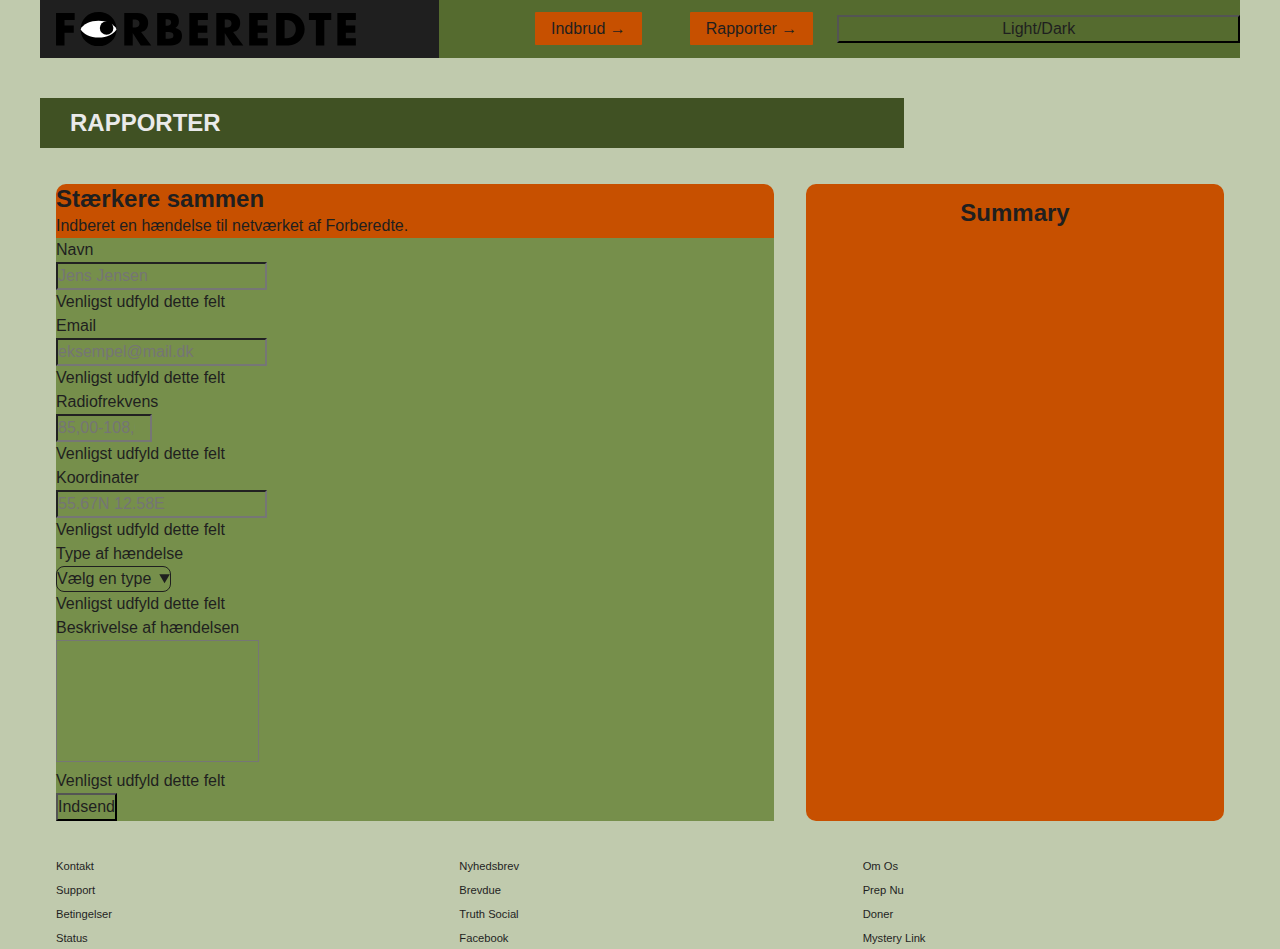
<file: register.html>
<!DOCTYPE html>
<html lang="en">
  <head>
    <meta charset="UTF-8" />
    <meta http-equiv="X-UA-Compatible" content="IE=edge" />
    <meta name="viewport" content="width=device-width, initial-scale=1.0" />
    <link rel="stylesheet" href="css/reset.css" />
    <link rel="stylesheet" href="css/custom.css" />
    <link rel="stylesheet" href="css/fonts.css" />
    <link rel="stylesheet" href="css/general.css" />
    <link rel="stylesheet" href="css/layout.css" />
    <link rel="stylesheet" href="css/burger.css" />
    <link rel="stylesheet" href="css/cards.css" />
    <link rel="stylesheet" href="css/forms.css" />
    <link
      rel="apple-touch-icon"
      sizes="180x180"
      href="favicon/ForDeForberedte_Favicon-180x180.png"
    />
    <link
      rel="icon"
      type="image/png"
      sizes="32x32"
      href="favicon/ForDeForberedte_Favicon-32x32.png"
    />
    <link
      rel="icon"
      type="image/png"
      sizes="16x16"
      href="favicon/ForDeForberedte_Favicon-16x16.png"
    />
    <title>Emergency Site</title>
  </head>
  <body id="register">
    <header>
      <nav>
        <div id="logotype-wrapper" class="logo">
          <a href="index.html">
            <svg
              id="FORBEREDTE"
              xmlns="http://www.w3.org/2000/svg"
              viewBox="0 0 1391.59 159.2"
            >
              <defs>
                <style>
                  .cls-1 {
                    fill: #fff;
                  }
                </style>
              </defs>
              <g id="TYPO">
                <path
                  d="M86.4,37.4h-47.2v25.2h43v33.2h-43v59.2H0V4.2h86.4v33.2Z"
                />
                <path
                  d="M113.8,79.6c0-11.2,2.07-21.63,6.2-31.3,4.13-9.67,9.87-18.1,17.2-25.3,7.33-7.2,16.1-12.83,26.3-16.9,10.2-4.07,21.43-6.1,33.7-6.1s23.33,2.03,33.6,6.1c10.27,4.07,19.1,9.7,26.5,16.9s13.17,15.63,17.3,25.3c4.13,9.67,6.2,20.1,6.2,31.3s-2.07,21.63-6.2,31.3c-4.13,9.67-9.9,18.1-17.3,25.3s-16.23,12.83-26.5,16.9c-10.27,4.07-21.47,6.1-33.6,6.1s-23.5-2.03-33.7-6.1c-10.2-4.07-18.97-9.7-26.3-16.9-7.33-7.2-13.07-15.63-17.2-25.3-4.13-9.67-6.2-20.1-6.2-31.3Z"
                />
                <path
                  d="M442,155h-48.8l-37.4-58v58h-39.2V4.2h61c8.4,0,15.73,1.23,22,3.7,6.27,2.47,11.43,5.83,15.5,10.1,4.07,4.27,7.13,9.2,9.2,14.8,2.07,5.6,3.1,11.6,3.1,18,0,11.47-2.77,20.77-8.3,27.9-5.53,7.13-13.7,11.97-24.5,14.5l47.4,61.8ZM355.8,71.6h7.4c7.73,0,13.67-1.6,17.8-4.8,4.13-3.2,6.2-7.8,6.2-13.8s-2.07-10.6-6.2-13.8c-4.13-3.2-10.07-4.8-17.8-4.8h-7.4v37.2Z"
                />
                <path
                  d="M469.4,4.2h58.4c13.87,0,24.4,3.33,31.6,10,7.2,6.67,10.8,16.27,10.8,28.8,0,7.6-1.37,13.9-4.1,18.9-2.73,5-6.9,9.23-12.5,12.7,5.6,1.07,10.37,2.7,14.3,4.9,3.93,2.2,7.13,4.9,9.6,8.1,2.47,3.2,4.23,6.8,5.3,10.8,1.07,4,1.6,8.27,1.6,12.8,0,7.07-1.23,13.33-3.7,18.8-2.47,5.47-5.93,10.07-10.4,13.8-4.47,3.73-9.9,6.53-16.3,8.4-6.4,1.87-13.6,2.8-21.6,2.8h-63V4.2ZM508.6,63.4h7.2c12.27,0,18.4-4.87,18.4-14.6s-6.13-14.6-18.4-14.6h-7.2v29.2ZM508.6,124.6h8.6c9.87,0,16.93-1.27,21.2-3.8,4.27-2.53,6.4-6.6,6.4-12.2s-2.13-9.67-6.4-12.2c-4.27-2.53-11.33-3.8-21.2-3.8h-8.6v32Z"
                />
                <path
                  d="M704.6,37.4h-46.6v25.2h44v33.2h-44v26h46.6v33.2h-85.8V4.2h85.8v33.2Z"
                />
                <path
                  d="M869.19,155h-48.8l-37.4-58v58h-39.2V4.2h61c8.4,0,15.73,1.23,22,3.7,6.27,2.47,11.43,5.83,15.5,10.1,4.07,4.27,7.13,9.2,9.2,14.8,2.06,5.6,3.1,11.6,3.1,18,0,11.47-2.77,20.77-8.3,27.9-5.53,7.13-13.7,11.97-24.5,14.5l47.4,61.8ZM782.99,71.6h7.4c7.73,0,13.67-1.6,17.8-4.8,4.13-3.2,6.2-7.8,6.2-13.8s-2.07-10.6-6.2-13.8c-4.13-3.2-10.07-4.8-17.8-4.8h-7.4v37.2Z"
                />
                <path
                  d="M982.39,37.4h-46.6v25.2h44v33.2h-44v26h46.6v33.2h-85.8V4.2h85.8v33.2Z"
                />
                <path
                  d="M1021.59,4.2h58c10.27,0,19.9,2.07,28.9,6.2,9,4.13,16.87,9.63,23.6,16.5,6.73,6.87,12.03,14.87,15.9,24,3.87,9.13,5.8,18.7,5.8,28.7s-1.9,19.37-5.7,28.5c-3.8,9.13-9.07,17.17-15.8,24.1-6.73,6.93-14.6,12.47-23.6,16.6-9,4.13-18.7,6.2-29.1,6.2h-58V4.2ZM1060.79,121.8h9c6.8,0,12.87-1.07,18.2-3.2,5.33-2.13,9.83-5.07,13.5-8.8,3.66-3.73,6.46-8.17,8.4-13.3,1.93-5.13,2.9-10.77,2.9-16.9s-1-11.6-3-16.8-4.83-9.67-8.5-13.4c-3.67-3.73-8.17-6.67-13.5-8.8-5.33-2.13-11.33-3.2-18-3.2h-9v84.4Z"
                />
                <path
                  d="M1245.19,37.4v117.6h-39.2V37.4h-32.2V4.2h103.6v33.2h-32.2Z"
                />
                <path
                  d="M1391.59,37.4h-46.6v25.2h44v33.2h-44v26h46.6v33.2h-85.8V4.2h85.8v33.2Z"
                />
              </g>
              <path
                id="OJEFARVE"
                class="cls-1"
                d="M280.82,79.54c-11.87,22.37-44.77,38.46-83.5,38.46s-71.63-16.09-83.5-38.46c11.88-22.37,44.78-38.45,83.5-38.45s71.62,16.08,83.5,38.45Z"
              />
              <circle cx="234.57" cy="74.54" r="31.49" />
            </svg>
          </a>
        </div>
        <ul class="menu">
          <li><a class="menuItem" href="instruction.html">Indbrud </a></li>
          <li><a class="menuItem" href="register.html">Rapporter</a></li>
        </ul>
        <button class="menuItem" id="scheme-toggle">Light/Dark</button>
        <button class="burger">
          <span class="line"></span>
          <span class="line"></span>
          <span class="line"></span>
        </button>
      </nav>
    </header>

    <main>
      <h1>RAPPORTER</h1>
      <section id="form-section">
        <article id="form-info">
          <h2>Stærkere sammen</h2>
          <p>Indberet en hændelse til netværket af Forberedte.</p>
        </article>
        <form id="webform">
          <div class="form-group">
            <label for="name">Navn</label>
            <input
              type="text"
              id="name"
              name="name"
              placeholder="Jens Jensen"
              required
            />
            <p class="error-text" id="name-error">Venligst udfyld dette felt</p>
          </div>
          <div class="form-group">
            <label for="email">Email</label>
            <input
              type="email"
              id="email"
              name="email"
              placeholder="eksempel@mail.dk"
              required
            />
            <p class="error-text" id="email-error">
              Venligst udfyld dette felt
            </p>
          </div>
          <div class="form-group">
            <label for="frekvens">Radiofrekvens</label>
            <input
              type="number"
              id="frekvens"
              name="frekvens"
              min="85.00"
              max="108.00"
              step=".01"
              placeholder="85,00-108,00"
              required
            />
            <p class="error-text" id="frekvens-error">
              Venligst udfyld dette felt
            </p>
          </div>
          <div class="form-group">
            <label for="koordinater">Koordinater</label>
            <input
              type="text"
              name="koordinater"
              id="koordinater"
              placeholder="55.67N 12.58E"
              required
            />
            <p class="error-text" id="koordinater-error">
              Venligst udfyld dette felt
            </p>
          </div>
          <div class="form-group">
            <label for="incident-type">Type af hændelse</label>
            <select id="incident-type" name="incident-type" required>
              <option value="" disabled selected>Vælg en type</option>
              <option value="Inbrud">Indbrud</option>
              <option value="Mistænkelig Aktivitet">
                Mistænkelig aktivitet
              </option>
              <option value="Kill Confirmed">Bekræftet Drab</option>
              <option value="Kærlighed Søges">Kærlighed søges</option>
              <option value="Andet">Andet</option>
            </select>
            <p class="error-text" id="type-error">Venligst udfyld dette felt</p>
          </div>

          <div class="form-group">
            <label for="description">Beskrivelse af hændelsen</label>
            <textarea
              class="form-group"
              id="description"
              name="description"
              rows="5"
              maxlength="1000"
              required
            ></textarea>
            <p class="error-text" id="description-error">
              Venligst udfyld dette felt
            </p>
          </div>
          <button type="submit" id="submit-btn">Indsend</button>
        </form>
      </section>
      <section id="form-summary">
        <p class="display_none" id="submit-besked">
          Tak for din henvendelse! Vi rapporterer tilbage hurtigst muligt.
        </p>
        <h2>Summary</h2>
        <div>
          <article id="summary-info" class="display_none">
            <div class="grid_2-3">
              <p>Navn:</p>
              <p><span id="navn-output"></span></p>
              <p>Email:</p>
              <p><span id="email-output"></span></p>
              <p>Radiofrekvens:</p>
              <p><span id="frekvens-output"></span></p>
              <p>Koordinater:</p>
              <p><span id="koordinater-output"></span></p>
              <p>Hændelse:</p>
              <p><span id="type-output"></span></p>
              <p>Beskrivelse:</p>
              <p><span id="description-output"></span></p>
            </div>
          </article>
        </div>
      </section>
    </main>
    <footer>
      <nav class="some">
        <ul>
          <li>
            <a href="https://www.youtube.com/watch?v=dQw4w9WgXcQ">Kontakt</a>
          </li>
          <li>
            <a href="https://www.youtube.com/watch?v=dQw4w9WgXcQ">Support</a>
          </li>
          <li>
            <a href="https://www.youtube.com/watch?v=dQw4w9WgXcQ"
              >Betingelser</a
            >
          </li>
          <li>
            <a href="https://www.youtube.com/watch?v=dQw4w9WgXcQ">Status</a>
          </li>
        </ul>
      </nav>
      <nav class="another">
        <ul>
          <li>
            <a href="https://www.youtube.com/watch?v=dQw4w9WgXcQ">Nyhedsbrev</a>
          </li>
          <li>
            <a href="https://www.youtube.com/watch?v=dQw4w9WgXcQ">Brevdue</a>
          </li>
          <li>
            <a href="https://www.youtube.com/watch?v=dQw4w9WgXcQ"
              >Truth Social</a
            >
          </li>
          <li>
            <a href="https://www.youtube.com/watch?v=dQw4w9WgXcQ">Facebook</a>
          </li>
        </ul>
      </nav>
      <nav class="yetanother">
        <ul>
          <li>
            <a href="https://www.youtube.com/watch?v=dQw4w9WgXcQ">Om Os</a>
          </li>
          <li>
            <a href="https://www.youtube.com/watch?v=dQw4w9WgXcQ">Prep Nu</a>
          </li>
          <li>
            <a href="https://www.youtube.com/watch?v=dQw4w9WgXcQ">Doner</a>
          </li>
          <li>
            <a href="https://www.youtube.com/watch?v=dQw4w9WgXcQ"
              >Mystery Link</a
            >
          </li>
        </ul>
      </nav>
    </footer>
    <script src="js/burger.js"></script>
    <script src="js/main.js"></script>
    <script src="js/scheme.js"></script>
  </body>
</html>
</file>
<file: css/custom.css>
html {
  color-scheme: light;
  /* Colours */
  --color-bg: light-dark(#c0caad, #1f1f1f); /* page background /*

  /* Header */
  --color-head-bg: light-dark(#405123, #3e3e3e);

  /* Footer */
  --footer-bg-color: light-dark(#293415, #3e3e3e);
  --footer-a-color: #eaeaea;

  /* Logotype */
  --color-logotype-bg: light-dark(#1f1f1f, #c75000);
  --color-text-logotype: light-dark(#c75000, #eaeaea);
  --font-logotype-size: 2.2rem;

  /* Global menu */
  --color-menu-bg: light-dark(#556b2f, #7b3200);
  /* Links */
  --color-link-bg: #c75000;
  --color-link-hover: #a94400; /* used */
  --color-link-active: #7b3200; /* used */
  --border-radius-links: 1px;

  /* Headlines og rubrik */
  --font-h1-size: 2.5rem;
  --font-sub1-size: 1.3rem;
  --font-h2-size: 24px;
  --font-h3-size: 24px;
  --color-headline-bg: #c75000;
  --color-headline-text-page: #eaeaea;

  /* Tekst */
  --color-text: light-dark(#1f1f1f, #eaeaea);
  --color-text-inverted: #eaeaea;

  /*  Marginer */
  --margin-head-bottom: 50px;

  /* Borders */
  --border-radius: 10px;

  /* Cards */
  --color-card-bg: light-dark(#768f4b, #616161);
  --color-cta-card-bg: light-dark(#a94400, #768f4b);

  /* news-cards */
  --color-news-bg: light-dark(#556b2f, #616161);
  --color-news-bg-inverted: light-dark(#768f4b, #3e3e3e);
  --color-cta-newscard-bg: #a94400;
  --color-cta-newscard-bg-inverted: #a94400;

  /* Fonts */
  --font-family-sans: "Inter", sans-serif;
  --font-weight-light: 300;
  --font-weight-regular: 400;
  --font-weight-medium: 600;
  --font-weight-bold: 700;

  /* Text sizes */
  --logotype-size: 40px;
  --headline1-size: 24px;
  --headline2-size: 24px;
  --headline3-size: 24px;
  --bodytext-size: 20px;
  --cta-text-size: 1rem;
  --followup-text-size: 1rem;
  --form-submit-size: 1rem;

  /* Infographics */
  --color-info-bg: light-dark(#768f4b, #616161);
  --color-infobox-1-bg: #c75000;
  --color-infobox-2-bg: #c75000;

  /* Forms */
  --form-background-color: light-dark(#768f4b, #616161);
  --info-background-color: #c75000;
  --color-input-bg: light-dark(#95a27d, #3e3e3e);
  --color-label: light-dark(#1f1f1f, #eaeaea);
  --input-border-color: light-dark(#556b2f, #1f1f1f);
  --focus-outline-color: light-dark(#405123, #eaeaea);
  --form-invalid: light-dark(#a94400, #c75000);
  --color-placeholder: light-dark(#768f4b, #616161);
  --submit-hover: light-dark(#eaeaea, #1f1f1f);

  /* Popover */
  --color-popover-bg: light-dark(#c0caad, #3e3e3e);
}

html.dark {
  color-scheme: dark;
}

.display_none {
  display: none;
}
</file>
<file: css/fonts.css>
@font-face {
  font-family: "Rubik";
  src: url("../fonts/Rubik-VariableFont_wght.woff2") format("woff2"), url("/fonts/Rubik-Regular.woff") format("woff");
  font-weight: var(--font-weight-regular);
  font-style: normal;
}

@font-face {
  font-family: "Rubik";
  src: url("../fonts/Rubik-VariableFont_wght.woff2") format("woff2");
  font-weight: var(--font-weight-bold);
  font-style: normal;
}

@font-face {
  font-family: "Rubik";
  src: url("../fonts/Rubik-VariableFont_wght.woff2") format("woff2");
  font-weight: var(--font-weight-light);
  font-style: normal;
}
@font-face {
  font-family: "Rubik";
  src: url("../fonts/Rubik-VariableFont_wght.woff2") format("woff2");
  font-weight: var(--font-weight-medium);
  font-style: normal;
}
</file>
<file: css/general.css>
html {
  font-family: var(--font-family-sans);
  color: var(--color-text);
  background-color: var(--color-bg);
}

header {
  height: min-content;
}

#main-disclamer {
  height: 225px;
  background-color: var(--color-head-bg);
  display: flex;
  justify-content: flex-start;
  align-items: center;
  padding-left: 2rem;
  padding-bottom: 2%;
  margin-bottom: var(--margin-head-bottom);
}

#main-disclamer-content {
  display: flex;
  column-gap: 1rem;
}

main section {
  padding: 20px;
  border-radius: var(--border-radius);
}

h1 {
  font-size: var(--font-h1-size);
  font-weight: var(--font-weight-bold);
  color: var(--color-text-inverted);
  margin: 5px 0;
  line-height: 1.3rem;
  text-align: left;
}

#instruction h1,
#register h1 {
  margin: 40px 0 20px 0;
  padding: 15px 30px;
  background-color: var(--color-head-bg);
  font-size: var(--font-h2-size);
}

#instruction p {
  grid-column: 1/-1;
  margin-bottom: 20px;
  font-size: var(--font-h2-size);
  line-height: 1.5rem;
}

.sub {
  font-size: var(--font-sub1-size);
  font-weight: var(--font-weight-light);
  color: var(--color-text-inverted);
}

h2 {
  font-size: var(--headline2-size);
}

h3 {
  font-size: var(--headline3-size);
}

main>h1 {
  width: calc(80% - 6rem);
}

/* NAVIGATION STRUCTURES */
header>nav {
  height: 100%;
  background-color: var(--color-menu-bg);
}

nav ul {
  list-style: none;
}

a {
  font-family: var(--font-family-sans);
}

nav a {
  text-decoration: none;
  color: var(--color-text);
}

/* Måske skal du lave en ny regel for logotype-wrapper, når du har lavet din logotype */
#logotype-wrapper {
  background-color: var(--color-logotype-bg);
  display: flex;
  justify-content: flex-start;
  align-items: center;
  height: 3.6rem;
}

#logotype-wrapper>a {
  color: var(--color-text-logotype);
  font-size: var(--font-logotype-size);
  font-weight: var(--font-weight-medium);
  width: max-content;
  margin-left: 1rem;
}

/* Global menu */
header nav li a {
  margin: 1.5rem;
  background-color: var(--color-link-bg);
  color: var(--color-text);
  font-size: var(--followup-text-size);
  padding: 0.5rem 1rem;
  border-radius: var(--border-radius-links);
}

/* Pilen efter menu-tekst */
header>nav li>a:after {
  content: " \2192";
}

/* Global menu hover effekt - Lav den om til det, du synes */
nav a:hover {
  background-color: var(--color-link-hover);
}

nav a:active {
  background-color: var(--color-link-active);
}

/* FOOTER */
footer a {
  font-size: 0.7rem;
}
</file>
<file: css/layout.css>
/* LAYOUT FOR MAIN CONTENT */
body {
  display: grid;
  grid-template-rows: auto 1fr auto;
  height: 100vh;
  max-width: 1200px;
  margin: 0 auto;
}
main {
  display: grid;
  row-gap: 1rem;
}
main > *:not(:first-child) {
  margin: 0 1rem;
}
main {
  grid-template-rows: min-content min-content 1fr min-content;
}
#instruction main {
  grid-template-rows: min-content min-content min-content 1fr min-content;
}
/* LAYOUT FOR HEADER AND FOOTER */
footer {
  display: grid;
  gap: 10px;
}
header nav,
footer nav {
  display: flex;
  justify-content: space-between;
  align-items: center;
}
header nav > * {
  flex: 1;
}
nav ul {
  display: flex;
  justify-content: flex-end;
}
header ul {
  height: 100%;
  width: clamp(175px, 50%, 300px);
}
footer ul {
  flex-direction: column;
  padding-left: 1rem;
}

/* LAYOUT FOR SECTIONS */
#daily,
#breaking {
  display: grid;
}
#daily {
  grid-template-rows: repeat(2, minmax(200px, min-content));
  gap: 1rem;
}
#breaking {
  grid-template-rows: repeat(auto-fit, minmax(50px, min-content));
  gap: 0;
}

@media (width > 600px) {
  #frontpage > main {
    grid-template-columns: 6fr 3fr;
    grid-template-rows: auto 1fr auto;
  }
  #instruction > main,
  #register > main {
    grid-template-columns: 5fr 3fr;
    grid-template-rows: auto auto 1fr auto;
  }

  .qr {
    order: 1;
  }

  h1 {
    grid-column: 1 / -1;
  }
  footer {
    grid-template-columns: 1fr 1fr 1fr;
  }
}
</file>
<file: css/burger.css>
.burger {
  width: 30px;
  height: 20px;
  cursor: pointer;
}

.burger .line {
  display: block;
  width: 100%;
  height: 2px;
  background-color: #333333;
  margin-bottom: 5px;
  transition: 0.2s linear;
}
.burger {
  display: none;
}
@media screen and (width < 800px) {
  .menu {
    display: none;
  }
  .logo {
    flex: 0 0 50vw;
  }
  .burger {
    display: block;
    background-color: transparent;
    border: 0;
    flex: 0 0 auto;
    margin: 0 20px;
  }
  .burger.active .line:nth-child(1) {
    transform: rotate(45deg) translate(5px, 5px);
    transition: 0.2s linear;
  }
  .burger.active .line:nth-child(2) {
    opacity: 0;
    transition: 0.15s linear;
  }
  .burger.active .line:nth-child(3) {
    transform: rotate(-45deg) translate(5px, -5px);
    transition: 0.2s linear;
  }
  nav.active .menu {
    display: block;
    background-color: var(--color-menu-bg);
    position: absolute;
    top: 3.6rem;
    right: 0;
    width: clamp(200px, 50vw, 400px);
    z-index: 1;
    opacity: 0.8;
  }
  header > nav li > a:after {
    content: "";
  }
  nav.active .menu li {
    margin: 40px 20px;
    text-align: right;
  }
  nav.active .menu a {
    font-size: 24px;
  }
}
</file>
<file: css/cards.css>
.daily_card {
  background-color: var(--color-card-bg);
  display: grid;
  grid-template-columns: 3fr 5fr;
  gap: 10px;
  padding: 40px 0 40px 20px;
  border-radius: var(--border-radius);
  height: minmax(200px, min-content);
}
.daily_text {
  display: grid;
  grid-template-rows: repeat(3, min-content);
  gap: 10px;
}
.daily_text h2 {
  background-color: var(--color-headline-bg);
  color: var(--color-text-inverted);
  padding: calc(1.1rem / 1.5) 0 calc(1.1rem / 2) 1rem;
  margin: 0 0 0.5rem 0;
}
.daily_text p {
  padding-right: 2rem;
  margin: 0 0 1rem 0;
}
.daily_text .cta_btn {
  justify-self: left;
  width: 80%;
}
.daily_img {
  width: 100%;
  height: 100%;
  object-fit: cover;
}
.news_card {
  background-color: var(--color-news-bg);
  display: grid;
  grid-template-rows: repeat(min-content);
  gap: 0.4rem;
  padding: 1rem 0;
  height: minmax(300px, min-content);
}
.news_card:nth-child(2n) {
  background-color: var(--color-news-bg-inverted);
}
.news_card > * {
  padding: 0 1rem;
}
.news_card h3 {
  margin: 0.5rem 0 0 0;
}
.news_card p {
  margin: 0 0 1rem 0;
}
.news_card:first-child:before {
  content: "BREAKING NEWS";
  background-color: var(--color-headline-bg);
  color: var(--color-headline-text-page);
  font-size: var(--font-h3-size);
  font-weight: var(--font-weight-medium);
  text-align: center;
  line-height: 1rem;
  padding: calc(1.1rem / 1.5) 0 calc(1.1rem / 2) 0;
}
.news_card:first-child {
  border-radius: var(--border-radius) var(--border-radius) 0 0;
}
.news_card:last-child {
  border-radius: 0 0 var(--border-radius) var(--border-radius);
}

.news_card .cta_btn {
  justify-self: center;
}
.cta_btn {
  display: inline-block;
  padding: 0.4rem 1rem;
  background-color: var(--color-cta-card-bg);
  color: var(--color-text-inverted);
  text-decoration: none;
  width: max-content;
  border-radius: var(--border-radius);
}
.news_card .cta_btn {
  background-color: var(--color-cta-newscard-bg);
}
.news_card:nth-of-type(2n) .cta_btn {
  background-color: var(--color-cta-newscard-bg-inverted);
  color: var(--color-text);
}
.cta_btn:after {
  content: "\2192";
  margin-left: 1rem;
}
</file>
<file: css/infographic.css>
#head-txt {
  fill: rgb(54, 54, 54);
}
.info-graphic,
.info-text {
  background-color: var(--color-info-bg);
  padding: 20px 0;
}
.info-graphic {
  border-radius: 0;
  margin: 60px auto 80px auto;
}
.info-text h2 {
  line-height: 3rem;
  text-align: center;
  background-color: var(--color-headline-bg);
  color: var(--color-headline-text-page);
  margin-bottom: 1rem;
}
.info-text h3 {
  font-size: 0.8rem;
  line-height: 0.8rem;
  font-weight: 600;
  margin: 0;
  padding: 0;
}
.info-text > *:not(:first-child) {
  margin: 0 clamp(1rem, 10%, 7rem);
}
.info-text p {
  font-size: 0.8rem;
  line-height: 1.3;
  margin: 0 0 1.2rem 0;
  padding: 0;
}
.info-box {
  padding: 1.5rem 1rem 0.5rem 1rem;
  background-color: var(--color-infobox-1-bg);
}
.info-box:nth-of-type(2n) {
  background-color: var(--color-infobox-2-bg);
}
</file>
<file: css/forms.css>
#webform {
  background-color: var(--form-background-color);
}

#form-section,
#form-summary {
  background-color: var(--info-background-color);
  padding: 0;
}
#form-summary h2 {
  line-height: 3rem;
  text-align: center;
  background-color: var(--headline-bg-color-inverted);
  color: var(--headline-color-inverted);
  padding-top: 5px;
}
#form-summary h3 {
  font-size: 0.8rem;
  line-height: 0.8rem;
  font-weight: 600;
  margin: 0;
  padding: 0;
}
#form-summary > *:not(:first-child) {
  margin: 0 clamp(1rem, 10%, 7rem);
}
#form-summary p {
  font-size: 0.8rem;
  line-height: 1.3;
  margin: 0 0 1.2rem 0;
  padding: 0;
}
</file>
